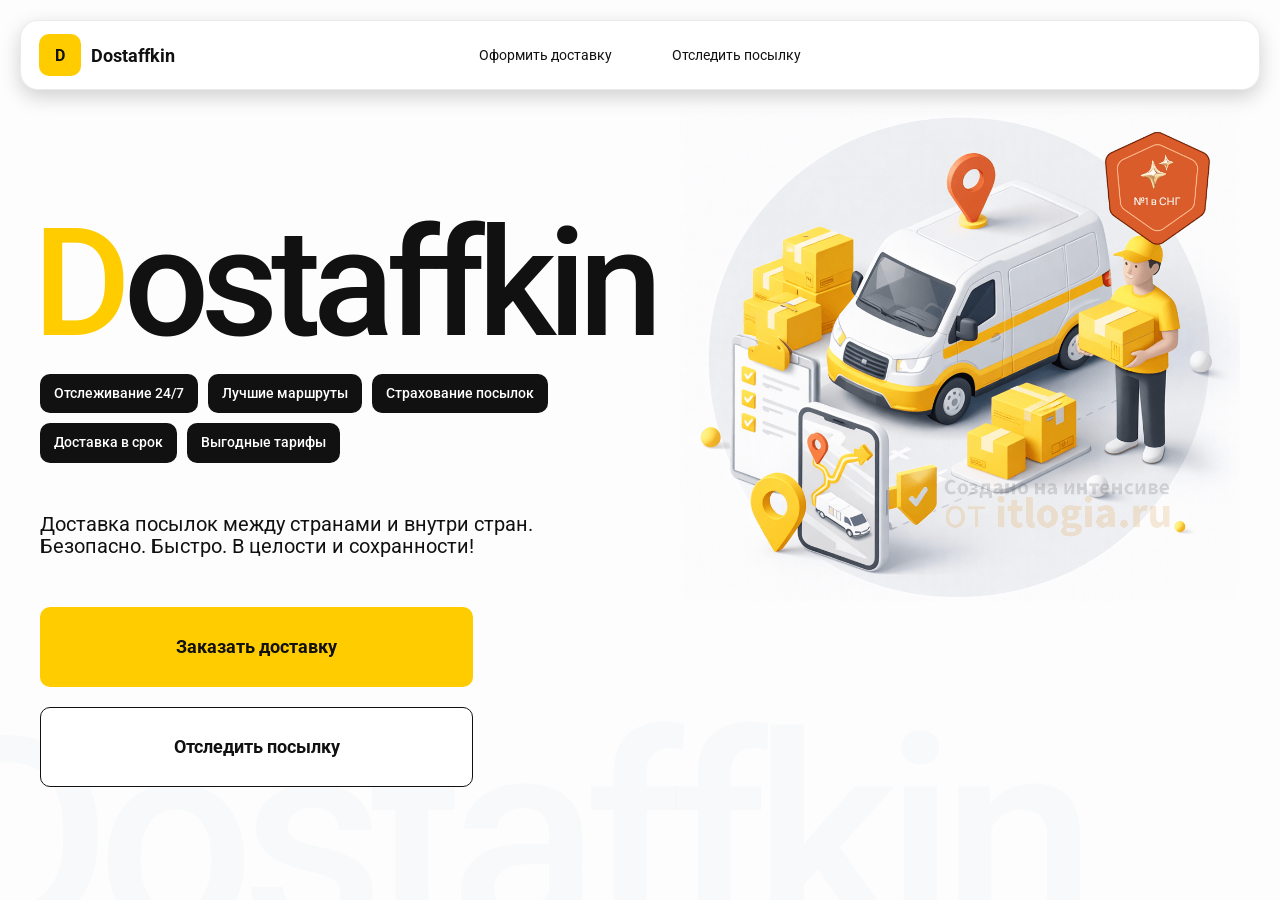
<file: index.html.html>
<!doctype html>
<html lang="ru">

<head>
    <meta charset="utf-8" />
    <meta name="viewport" content="width=device-width,initial-scale=1,maximum-scale=1,user-scalable=0" />
    <title>Dostaffkin — Доставка посылок между странами и внутри стран. Безопасно. Быстро. В целости и сохранности!
    </title>

    <link href="styles/base.css" rel="stylesheet" />
    <link href="styles/base_adaptive.css" rel="stylesheet" />
    <link href="styles/index.css" rel="stylesheet" />
    <link href="styles/index_adaptive.css" rel="stylesheet" />
</head>

<body>
    <div class="container">
        <header class="header">
            <a class="header-brand" href="#">
                <div class="header-logo">D</div>
                <div class="header-title">Dostaffkin</div>
            </a>
            <nav class="header-menu">
                <a class="header-link" href="#">Оформить <span>доставку</span></a>
                <a class="header-link" href="#">Отследить <span>посылку</span></a>
            </nav>
        </header>
        <main class="main">
            <section class="main-info">
                <div class="main-title">
                    <span>D</span>ostaffkin
                </div>
                <div class="main-features">
                    <div class="main-feature">Отслеживание 24/7</div>
                    <div class="main-feature">Лучшие маршруты</div>
                    <div class="main-feature">Страхование посылок</div>
                    <div class="main-feature">Доставка в срок</div>
                    <div class="main-feature">Выгодные тарифы</div>
                </div>
                <div class="main-description">
                    Доставка посылок между странами и внутри стран.
                    Безопасно. Быстро. В целости и сохранности!
                </div>
                <div class="main-actions">
                    <a class="button" type="button" href="./order.html">Заказать доставку</a>
                    <a class="button button-white" type="button" href="./track.html">Отследить посылку</a>
                </div>
            </section>
            <div class="main-title-ghost">Dostaffkin</div>
            <section class="main-image">
                <img src="images/main-image.png" alt="Main image" />
            </section>
        </main>
    </div>
</body>

</html>
</file>
<file: styles/base.css>
*,
*::before,
*::after {
    box-sizing: border-box;
}

@font-face {
    font-family: "Roboto";
    src: url("../fonts/Roboto-Regular.ttf");
    font-weight: normal;
}

@font-face {
    font-family: "Roboto";
    src: url("../fonts/Roboto-Bold.ttf");
    font-weight: bold;
}

@font-face {
    font-family: "Roboto";
    src: url("../fonts/Roboto-Medium.ttf");
    font-weight: 500;
}

html,
body {
    margin: 0;
    color: #111111;
    font-family: "Roboto", sans-serif;
}

body {
    background: #FDFDFD;
}


.header {
    border-radius: 18px;
    box-shadow: 0 7px 20px 0 #0000002E;
    backdrop-filter: blur(10px);
    background: #ffffff;
    left: 20px;
    border: 1px solid rgba(0, 0, 0, 0.08);
    position: fixed;
    right: 20px;
    top: 20px;
    padding: 14px 18px;
    height: 70px;
    display: flex;
    align-items: center;
    z-index: 6;
}

.header-brand {
    display: flex;
    align-items: center;
    text-decoration: none;
    gap: 10px;
}

.header-logo {
    width: 42px;
    height: 42px;
    border-radius: 10px;
    background: #FFCC00;
    display: grid;
    place-items: center;
    font-weight: bold;
    color: #111;
}

.header-title {
    font-size: 18px;
    font-weight: bold;
    color: #111111;
    text-decoration: none;
}

.header-menu {
    display: flex;
    align-items: center;
    gap: 60px;
    margin: 0;
    position: absolute;
    left: 50%;
    transform: translateX(-50%);
}

.header-link {
    font-size: 14px;
    color: #111111;
    text-decoration: none;
}

.button {
    border: 0;
    outline: none;
    height: 44px;
    border-radius: 10px;
    font-size: 14px;
    font-weight: bold;
    cursor: pointer;
    font-family: inherit;
    transition: transform .08s ease, opacity .12s ease;
    background: #ffcc00;
    color: #111111;
    text-align: center;
    text-decoration: none;
}

.button:hover {
    background-color: #E5BC19;
}

.button:disabled {
    cursor: not-allowed;
    background-color: #FADE6E;
    color: #787878;
    transform: none;
}

.button.button-white {
    background: #ffffff;
    border: 1px solid #111111;
}

.button.button-white:hover {
    background: rgb(241 241 241);
}
</file>
<file: styles/base_adaptive.css>
@media (max-width: 767px) {
    .header {
        left: 10px;
        right: 10px;
        top: 10px;
    }

    .header-link span {
        display: none;
    }

    .header-menu {
        gap: 20px;
        justify-content: flex-start;
        margin: 0 0 0 30px;
        position: static;
        transform: none;
    }
}

@media (max-width: 420px) {
    .header-title {
        display: none;
    }
}

@media (max-width: 374px) {
    .header-menu {
        gap: 10px;
        margin: 0 0 0 10px;
    }
}
</file>
<file: styles/index.css>
.container {
    overflow: hidden;
    min-height: 100vh;
}

.main {
    padding: 111px 40px 40px;
    position: relative;
    display: flex;
}

.main-info {
    max-width: 840px;
    width: 100%;
    position: relative;
}

.main-title {
    margin-top: 98px;
    font-weight: 500;
    font-size: 200px;
    line-height: 1;
    letter-spacing: -0.05em;
    color: #111111;
    left: -15px;
    position: relative;
}

.main-title span {
    color: #ffcc00;
}

.main-features {
    margin-top: 15px;
    display: flex;
    flex-wrap: wrap;
    gap: 10px;
}

.main-feature {
    background: #111111;
    color: #ffffff;
    padding: 12px 14px;
    font-weight: 500;
    font-size: 14px;
    line-height: 1.1;
    border-radius: 10px;
}

.main-description {
    margin-top: 50px;
    max-width: 500px;
    font-size: 20px;
    line-height: 1.1;
    color: #111111;
}

.main-actions {
    margin-top: 50px;
    display: flex;
    flex-direction: column;
    gap: 20px;
}

.main-actions .button {
    height: 80px;
    width: 433px;
    font-size: 18px;
    font-weight: bold;
    place-items: center;
    display: grid;
}

.main-title-ghost {
    position: absolute;
    z-index: -1;
    left: -70px;
    bottom: -150px;
    font-weight: 500;
    font-size: 278px;
    line-height: 1;
    letter-spacing: -0.05em;
    color: #ECEDF04D;
}

.main-image {
    width: 1024px;
    top: 100px;
    z-index: -2;
}

.main-image img {
    width: 100%;
    max-width: 1024px;
    height: auto;
    display: block;
}
</file>
<file: styles/index_adaptive.css>
@media (max-width: 1760px) {
    .main-title {
        font-size: 150px;
        left: -7px;
    }

    .main-info {
        max-width: 640px;
    }
}

@media (max-width: 1200px) {
    .main-info {
        max-width: 540px;
    }

    .main {
        padding: 111px 20px 20px;
    }

    .main-title {
        font-size: 120px;
        left: -4px;
    }

    .main-title-ghost {
        font-size: 220px;
    }
}

@media (max-width: 1024px) {
    .main-title {
        margin-top: 30px;
    }

    .main {
        flex-direction: column-reverse;
    }

    .main-image {
        max-width: 350px;
        position: absolute;
        left: 370px;
        top: 370px;
    }

    .main-info {
        max-width: 100%;
    }

    .main-actions {
        gap: 10px;
    }

    .main-actions .button {
        height: 50px;
        font-size: 14px;
        width: auto;
        max-width: 300px;
    }

    .main-description {
        max-width: 350px;
    }
}

@media (max-width: 570px) {
    .main-title {
        font-size: 88px;
    }

    .main-description {
        max-width: 100%
    }

    .main-actions {
       width: 100%;
    }

    .main-actions .button {
        width: 100%;
        max-width: 100%
    }

    .main-image {
        max-width: 650px;
        position: absolute;
        left: 170px;
        top: 70px;
        opacity: 0.2;
    }
}

@media (max-width: 400px) {
    .main-title {
        font-size: 70px;
    }
}
</file>
